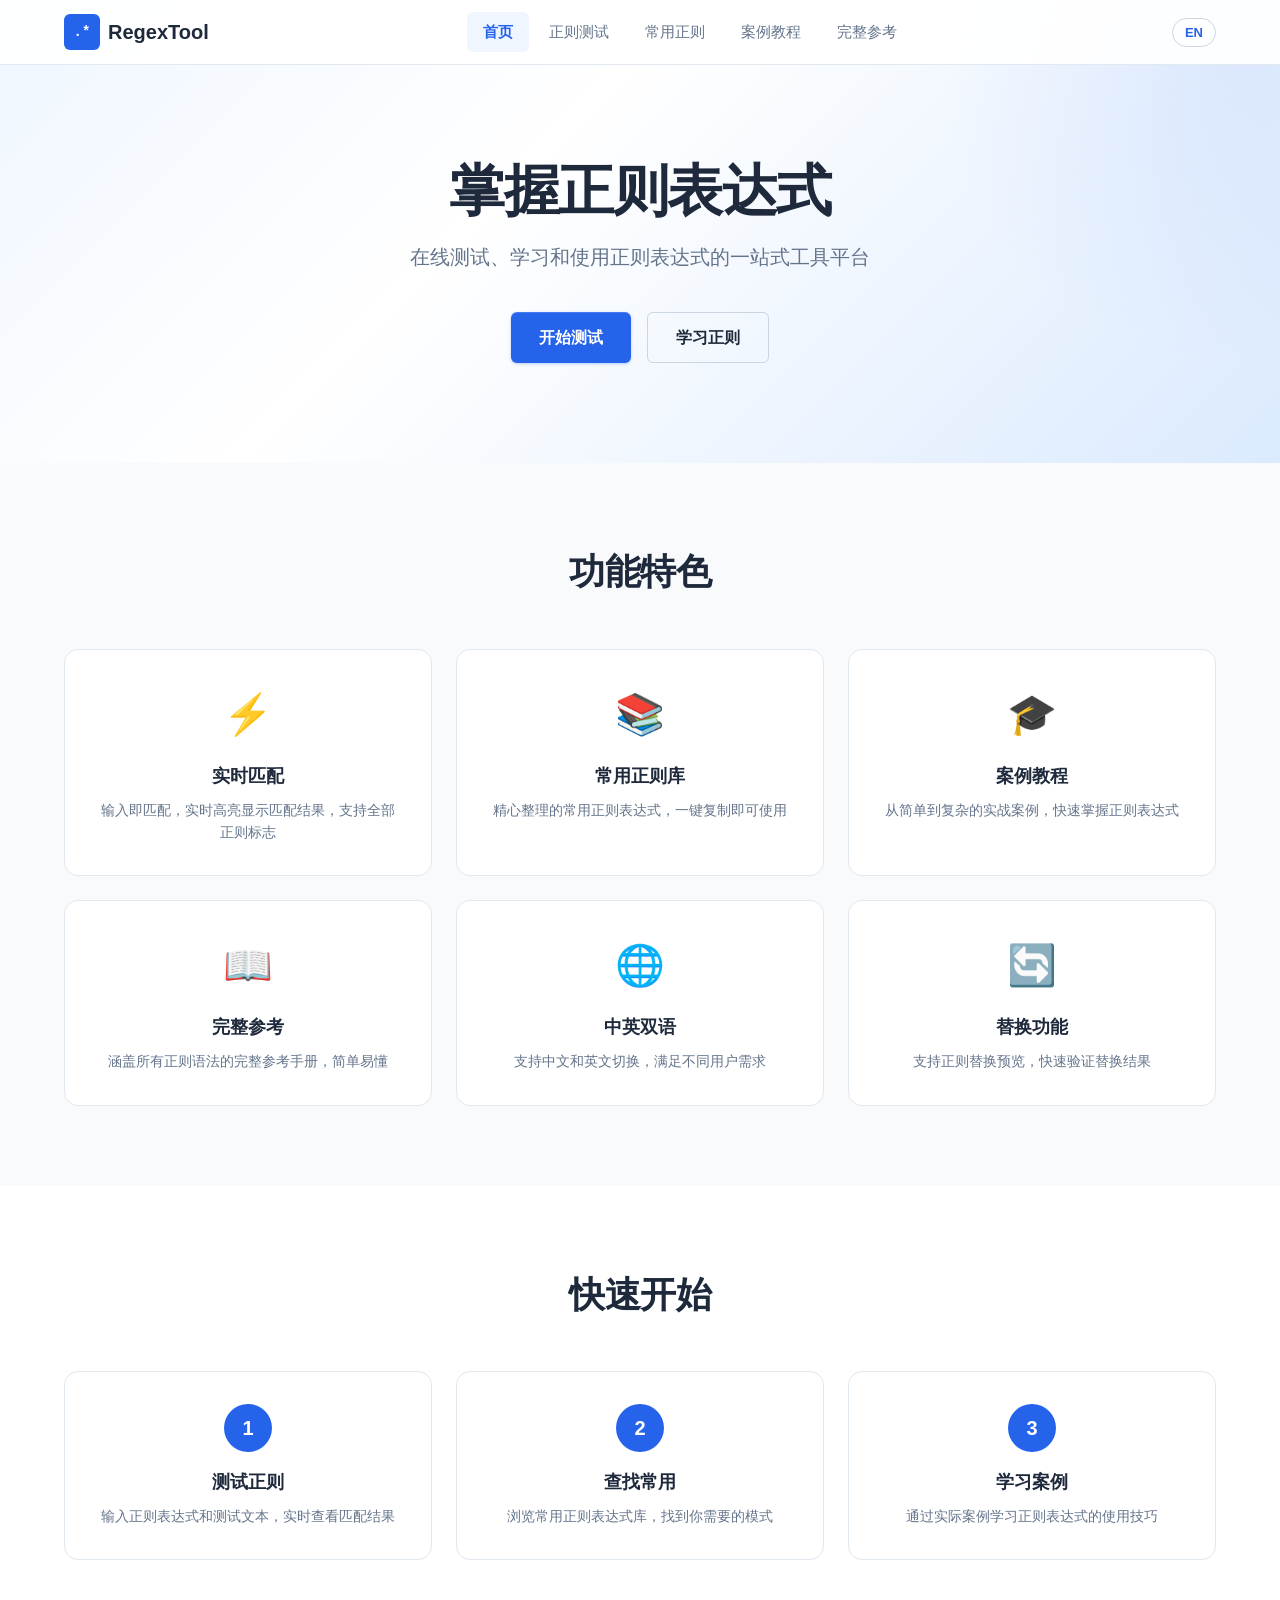
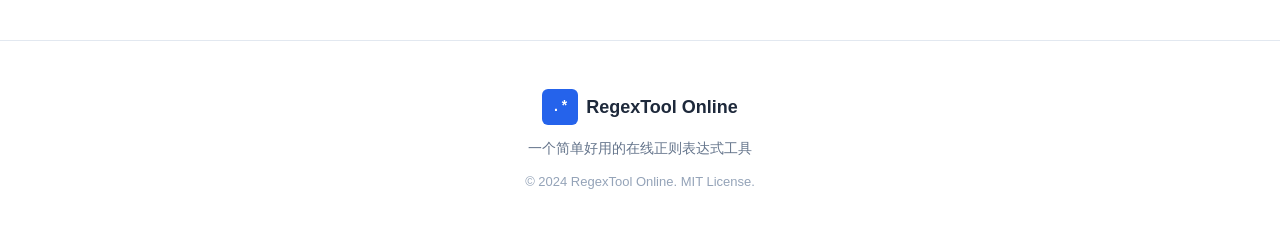
<file: index.html>
<!DOCTYPE html>
<html lang="zh-CN">
<head>
    <meta charset="UTF-8">
    <meta name="viewport" content="width=device-width, initial-scale=1.0">
    <title>RegexTool Online - 在线正则表达式工具</title>
    <meta name="description" content="在线正则表达式测试、学习和参考工具。提供实时匹配、常用正则表达式库和完整教程。">
    <link rel="stylesheet" href="css/style.css">
    <link rel="icon" href="data:image/svg+xml,<svg xmlns='http://www.w3.org/2000/svg' viewBox='0 0 100 100'><text y='.9em' font-size='90'>🔍</text></svg>">
</head>
<body>
    <!-- Navigation -->
    <nav class="navbar" id="navbar">
        <div class="nav-container">
            <a href="index.html" class="nav-logo">
                <span class="logo-icon">.*</span>
                <span class="logo-text">RegexTool</span>
            </a>
            <div class="nav-links" id="navLinks">
                <a href="index.html" class="nav-link active" data-i18n="nav.home">首页</a>
                <a href="pages/tester.html" class="nav-link" data-i18n="nav.tester">正则测试</a>
                <a href="pages/patterns.html" class="nav-link" data-i18n="nav.patterns">常用正则</a>
                <a href="pages/tutorial.html" class="nav-link" data-i18n="nav.tutorial">案例教程</a>
                <a href="pages/reference.html" class="nav-link" data-i18n="nav.reference">完整参考</a>
            </div>
            <div class="nav-actions">
                <button class="lang-toggle" id="langToggle" title="Switch Language">
                    <span id="langLabel">EN</span>
                </button>
                <button class="nav-hamburger" id="navHamburger" aria-label="Menu">
                    <span></span><span></span><span></span>
                </button>
            </div>
        </div>
    </nav>

    <!-- Hero Section -->
    <section class="hero">
        <div class="hero-bg"></div>
        <div class="container hero-content">
            <h1 class="hero-title" data-i18n="hero.title">掌握正则表达式</h1>
            <p class="hero-subtitle" data-i18n="hero.subtitle">在线测试、学习和使用正则表达式的一站式工具平台</p>
            <div class="hero-actions">
                <a href="pages/tester.html" class="btn btn-primary" data-i18n="hero.startTest">开始测试</a>
                <a href="pages/reference.html" class="btn btn-ghost" data-i18n="hero.learnMore">学习正则</a>
            </div>
        </div>
    </section>

    <!-- Features Section -->
    <section class="section features-section">
        <div class="container">
            <h2 class="section-title" data-i18n="features.title">功能特色</h2>
            <div class="features-grid">
                <div class="feature-card">
                    <div class="feature-icon">⚡</div>
                    <h3 class="feature-title" data-i18n="features.realtime.title">实时匹配</h3>
                    <p class="feature-desc" data-i18n="features.realtime.desc">输入即匹配，实时高亮显示匹配结果，支持全部正则标志</p>
                </div>
                <div class="feature-card">
                    <div class="feature-icon">📚</div>
                    <h3 class="feature-title" data-i18n="features.library.title">常用正则库</h3>
                    <p class="feature-desc" data-i18n="features.library.desc">精心整理的常用正则表达式，一键复制即可使用</p>
                </div>
                <div class="feature-card">
                    <div class="feature-icon">🎓</div>
                    <h3 class="feature-title" data-i18n="features.tutorial.title">案例教程</h3>
                    <p class="feature-desc" data-i18n="features.tutorial.desc">从简单到复杂的实战案例，快速掌握正则表达式</p>
                </div>
                <div class="feature-card">
                    <div class="feature-icon">📖</div>
                    <h3 class="feature-title" data-i18n="features.reference.title">完整参考</h3>
                    <p class="feature-desc" data-i18n="features.reference.desc">涵盖所有正则语法的完整参考手册，简单易懂</p>
                </div>
                <div class="feature-card">
                    <div class="feature-icon">🌐</div>
                    <h3 class="feature-title" data-i18n="features.i18n.title">中英双语</h3>
                    <p class="feature-desc" data-i18n="features.i18n.desc">支持中文和英文切换，满足不同用户需求</p>
                </div>
                <div class="feature-card">
                    <div class="feature-icon">🔄</div>
                    <h3 class="feature-title" data-i18n="features.replace.title">替换功能</h3>
                    <p class="feature-desc" data-i18n="features.replace.desc">支持正则替换预览，快速验证替换结果</p>
                </div>
            </div>
        </div>
    </section>

    <!-- Quick Start Section -->
    <section class="section quickstart-section">
        <div class="container">
            <h2 class="section-title" data-i18n="quickstart.title">快速开始</h2>
            <div class="quickstart-grid">
                <a href="pages/tester.html" class="quickstart-card">
                    <div class="quickstart-number">1</div>
                    <h3 data-i18n="quickstart.step1.title">测试正则</h3>
                    <p data-i18n="quickstart.step1.desc">输入正则表达式和测试文本，实时查看匹配结果</p>
                </a>
                <a href="pages/patterns.html" class="quickstart-card">
                    <div class="quickstart-number">2</div>
                    <h3 data-i18n="quickstart.step2.title">查找常用</h3>
                    <p data-i18n="quickstart.step2.desc">浏览常用正则表达式库，找到你需要的模式</p>
                </a>
                <a href="pages/tutorial.html" class="quickstart-card">
                    <div class="quickstart-number">3</div>
                    <h3 data-i18n="quickstart.step3.title">学习案例</h3>
                    <p data-i18n="quickstart.step3.desc">通过实际案例学习正则表达式的使用技巧</p>
                </a>
            </div>
        </div>
    </section>

    <!-- Footer -->
    <footer class="footer">
        <div class="container footer-content">
            <div class="footer-brand">
                <span class="logo-icon">.*</span>
                <span class="logo-text">RegexTool Online</span>
            </div>
            <p class="footer-text" data-i18n="footer.desc">一个简单好用的在线正则表达式工具</p>
            <p class="footer-copyright">© 2024 RegexTool Online. MIT License.</p>
        </div>
    </footer>

    <script src="js/i18n.js"></script>
    <script src="js/app.js"></script>
</body>
</html>
</file>
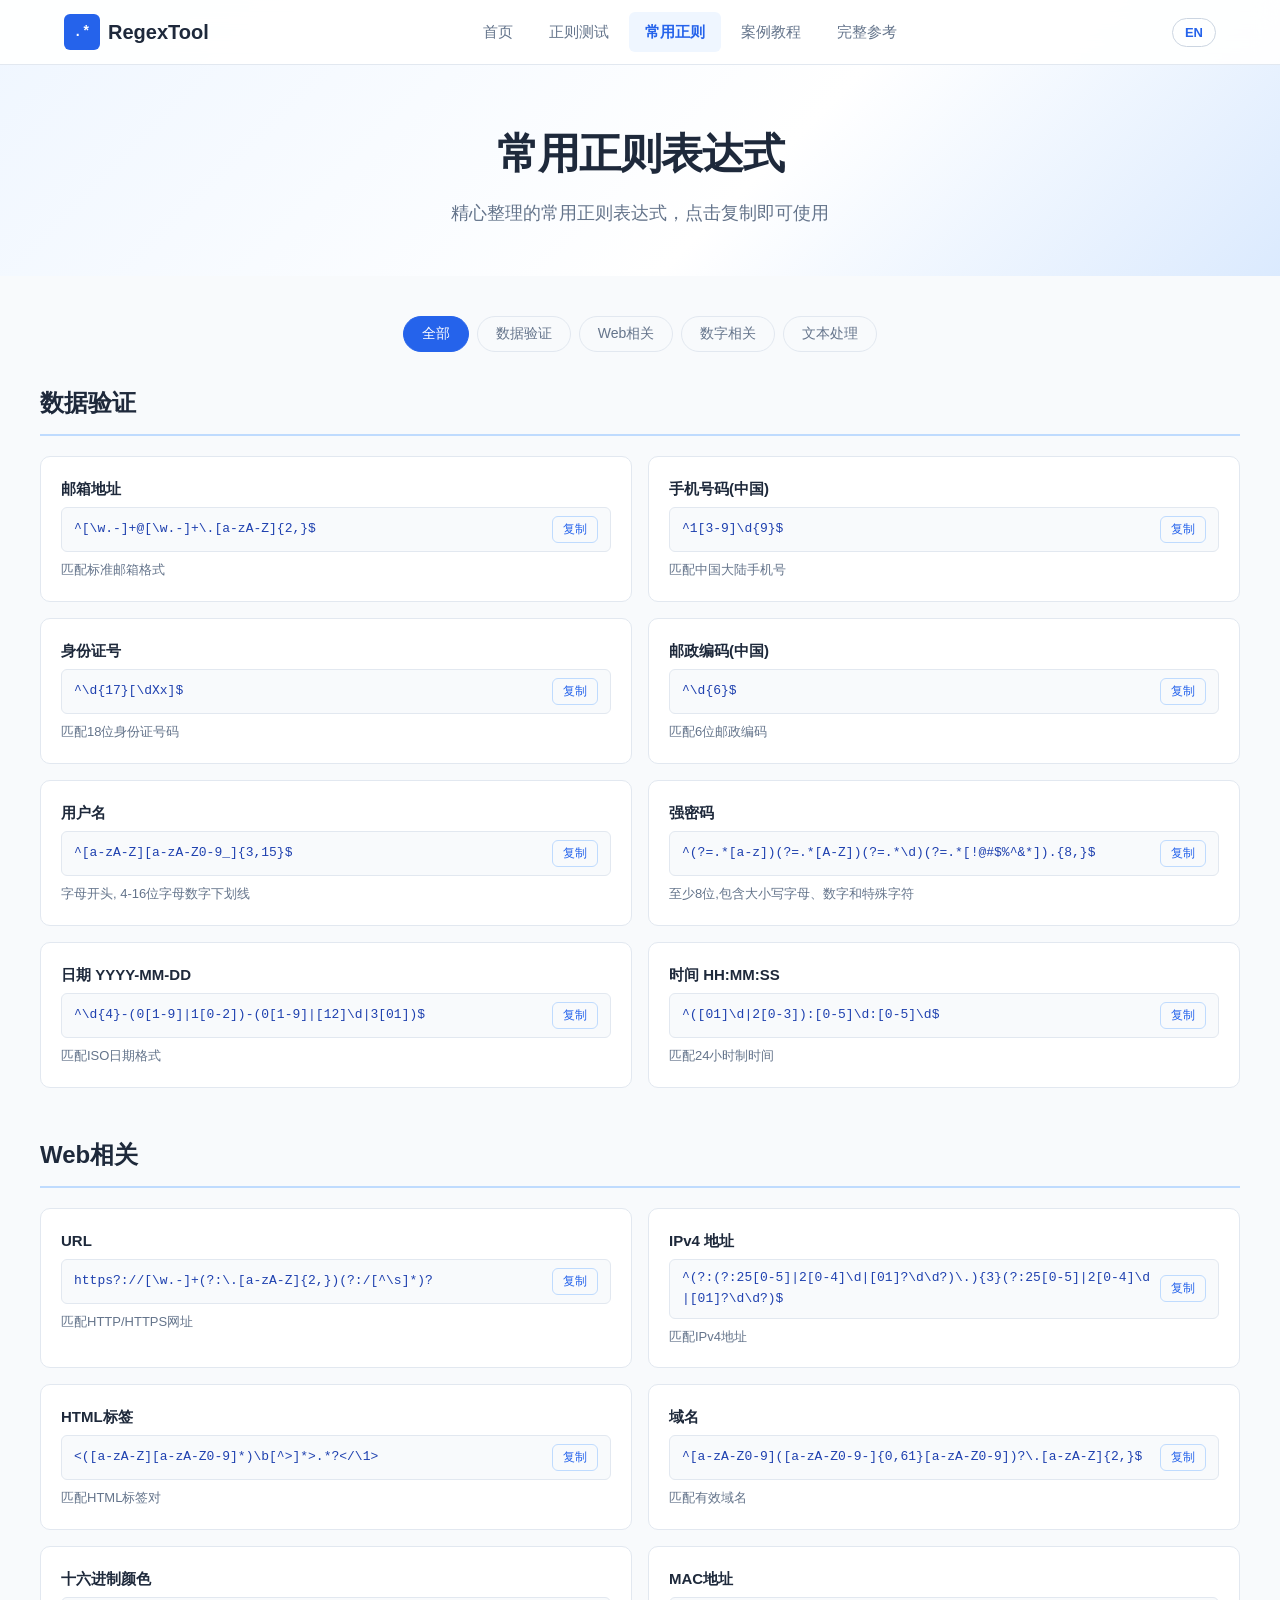
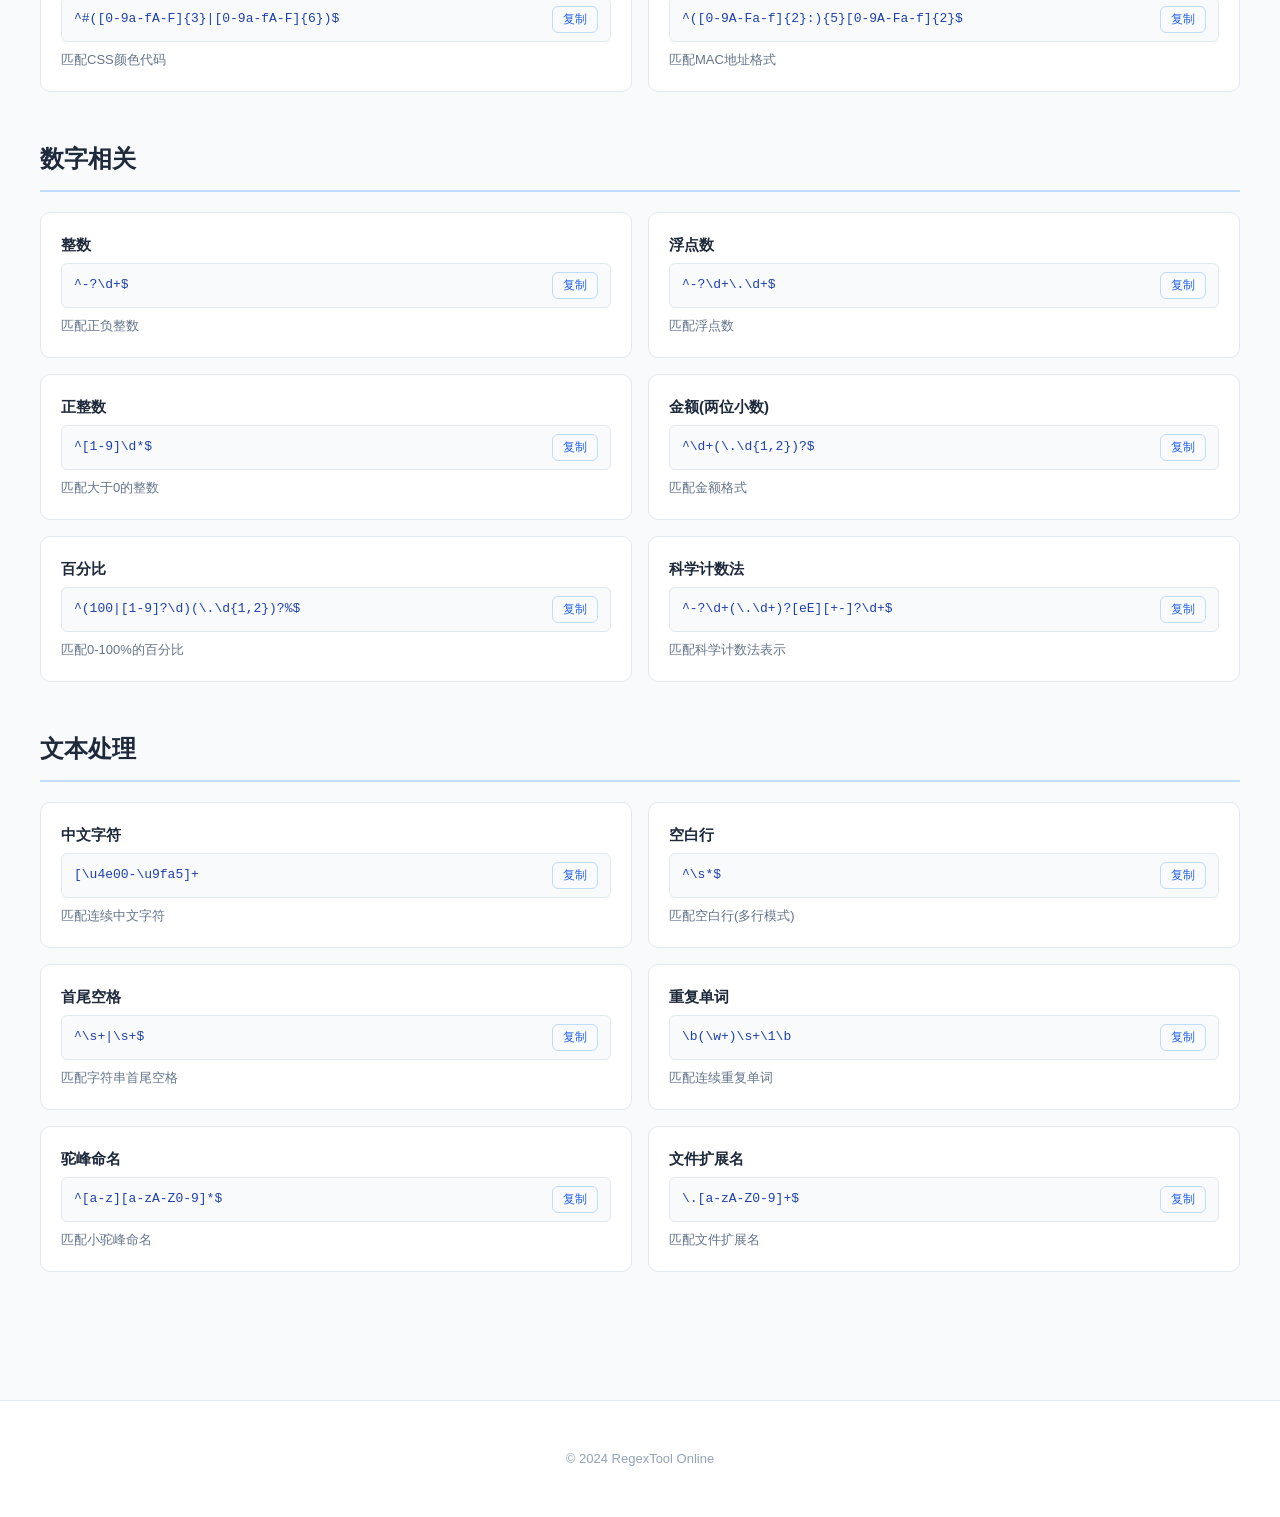
<file: pages/patterns.html>
<!DOCTYPE html>
<html lang="zh-CN">
<head>
    <meta charset="UTF-8">
    <meta name="viewport" content="width=device-width, initial-scale=1.0">
    <title>常用正则 - RegexTool Online</title>
    <link rel="stylesheet" href="../css/style.css">
    <link rel="icon" href="data:image/svg+xml,<svg xmlns='http://www.w3.org/2000/svg' viewBox='0 0 100 100'><text y='.9em' font-size='90'>🔍</text></svg>">
</head>
<body>
    <nav class="navbar">
        <div class="nav-container">
            <a href="../index.html" class="nav-logo">
                <span class="logo-icon">.*</span>
                <span class="logo-text">RegexTool</span>
            </a>
            <div class="nav-links" id="navLinks">
                <a href="../index.html" class="nav-link" data-i18n="nav.home">首页</a>
                <a href="tester.html" class="nav-link" data-i18n="nav.tester">正则测试</a>
                <a href="patterns.html" class="nav-link active" data-i18n="nav.patterns">常用正则</a>
                <a href="tutorial.html" class="nav-link" data-i18n="nav.tutorial">案例教程</a>
                <a href="reference.html" class="nav-link" data-i18n="nav.reference">完整参考</a>
            </div>
            <div class="nav-actions">
                <button class="lang-toggle" id="langToggle"><span id="langLabel">EN</span></button>
                <button class="nav-hamburger" id="navHamburger"><span></span><span></span><span></span></button>
            </div>
        </div>
    </nav>

    <div class="page-header">
        <div class="container">
            <h1 class="page-title" data-i18n="patterns.title">常用正则表达式</h1>
            <p class="page-subtitle" data-i18n="patterns.subtitle">精心整理的常用正则表达式，点击复制即可使用</p>
        </div>
    </div>

    <div class="container patterns-container">
        <div class="filter-tabs" id="filterTabs"></div>
        <div id="patternsContent"></div>
    </div>

    <footer class="footer">
        <div class="container footer-content">
            <p class="footer-copyright">© 2024 RegexTool Online</p>
        </div>
    </footer>

    <script src="../js/i18n.js"></script>
    <script src="../js/app.js"></script>
    <script src="../js/patterns.js"></script>
</body>
</html>
</file>
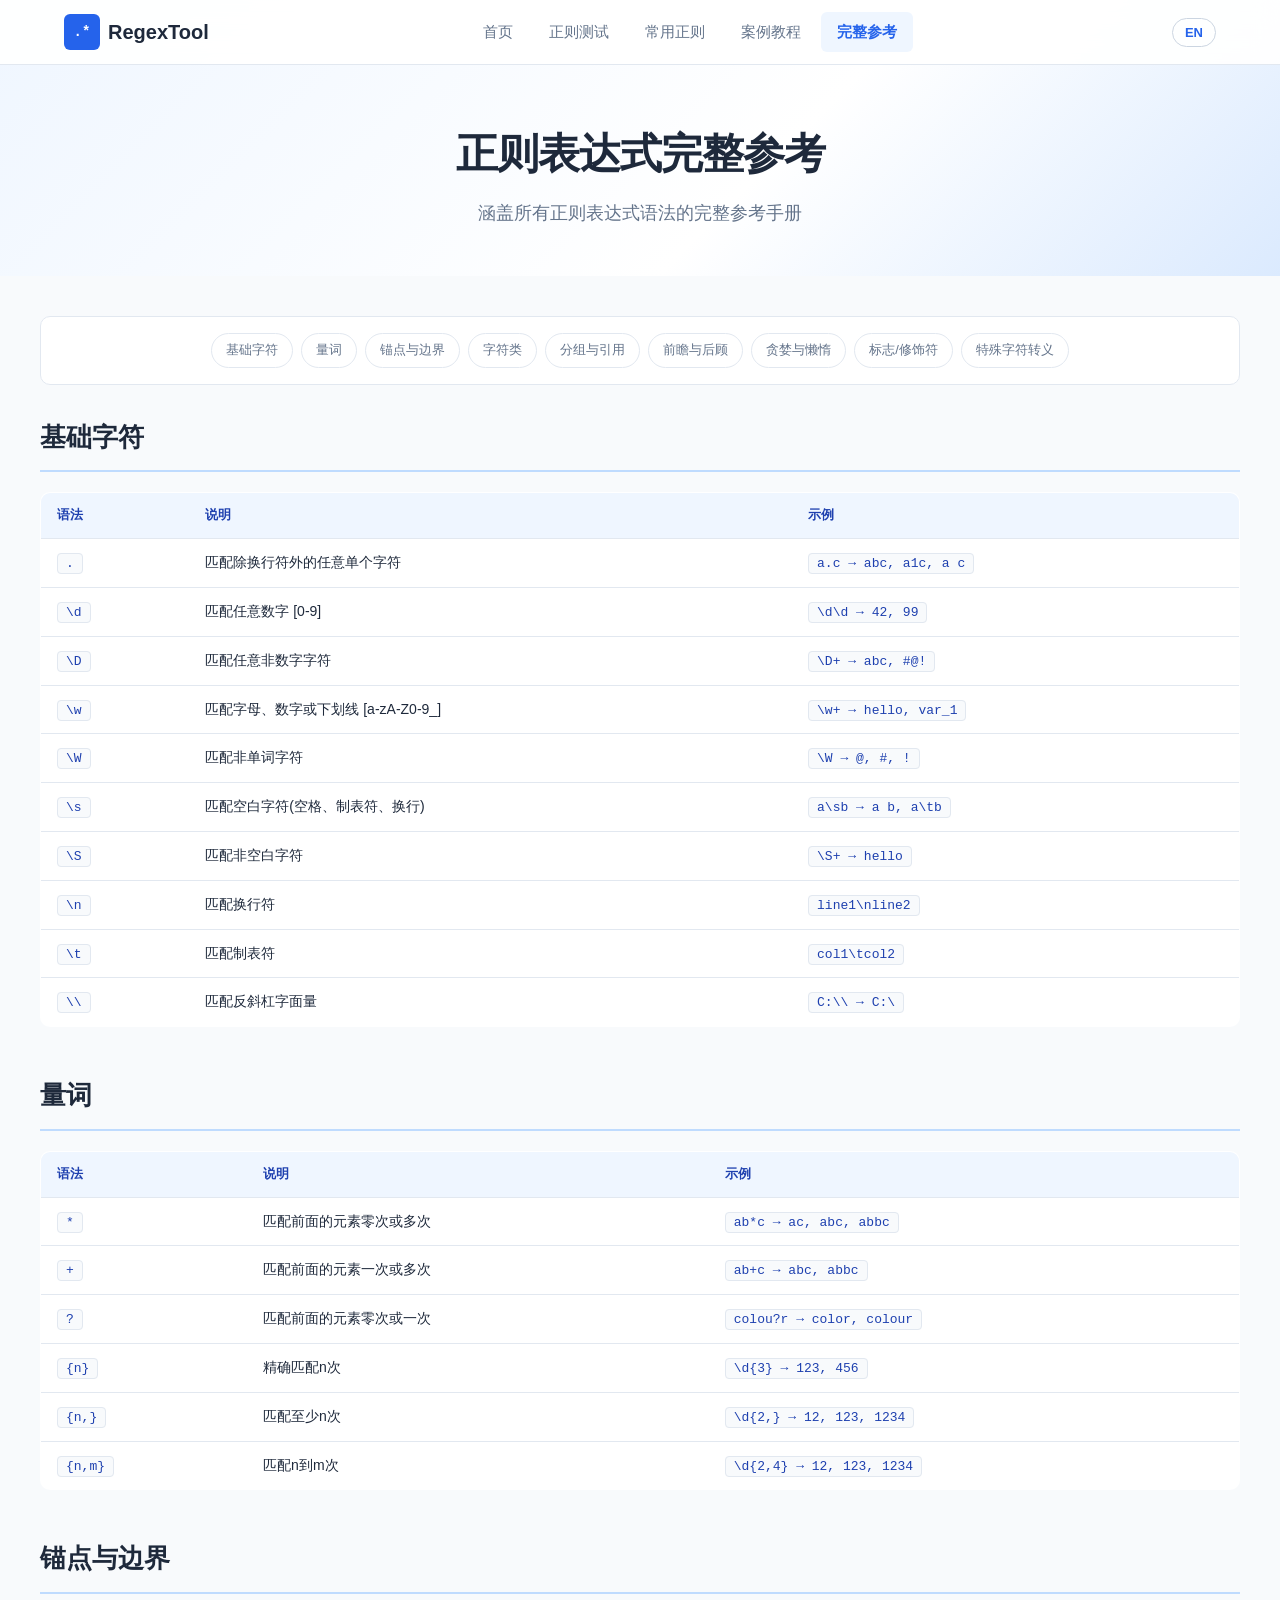
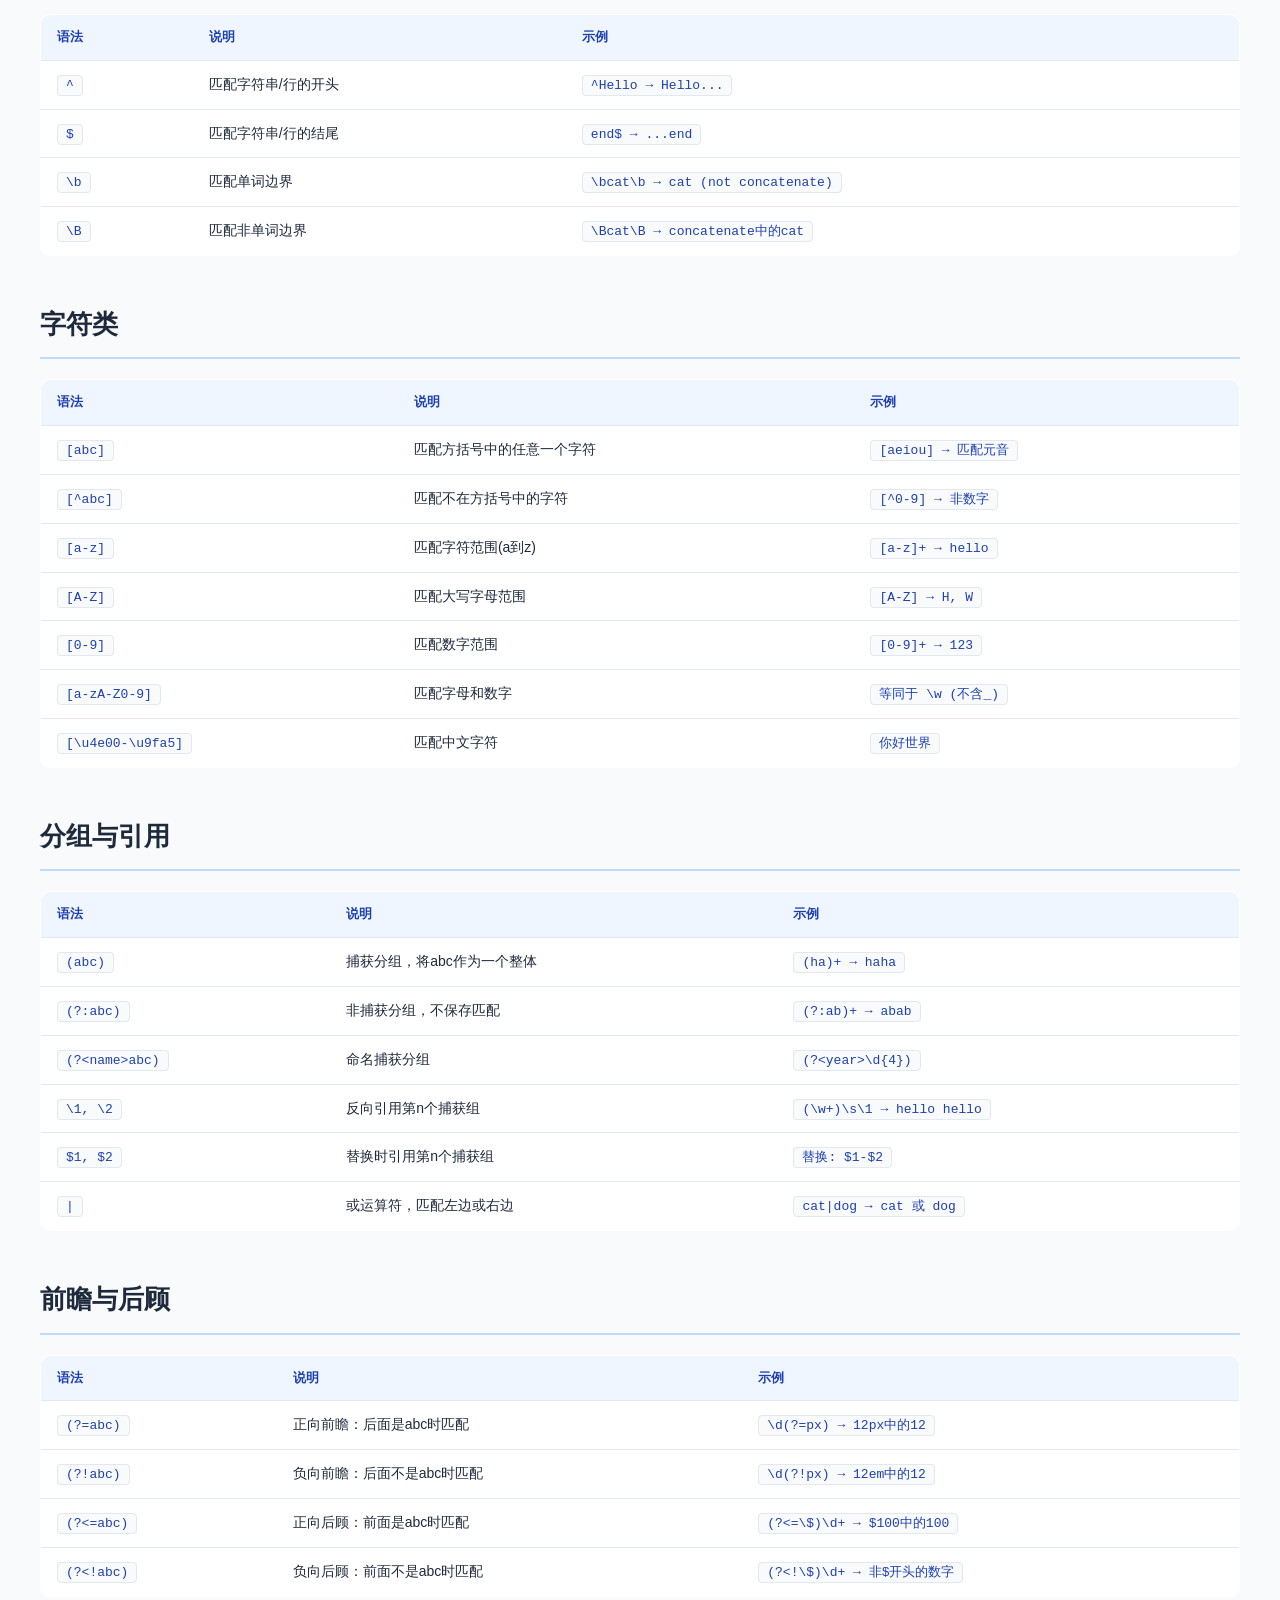
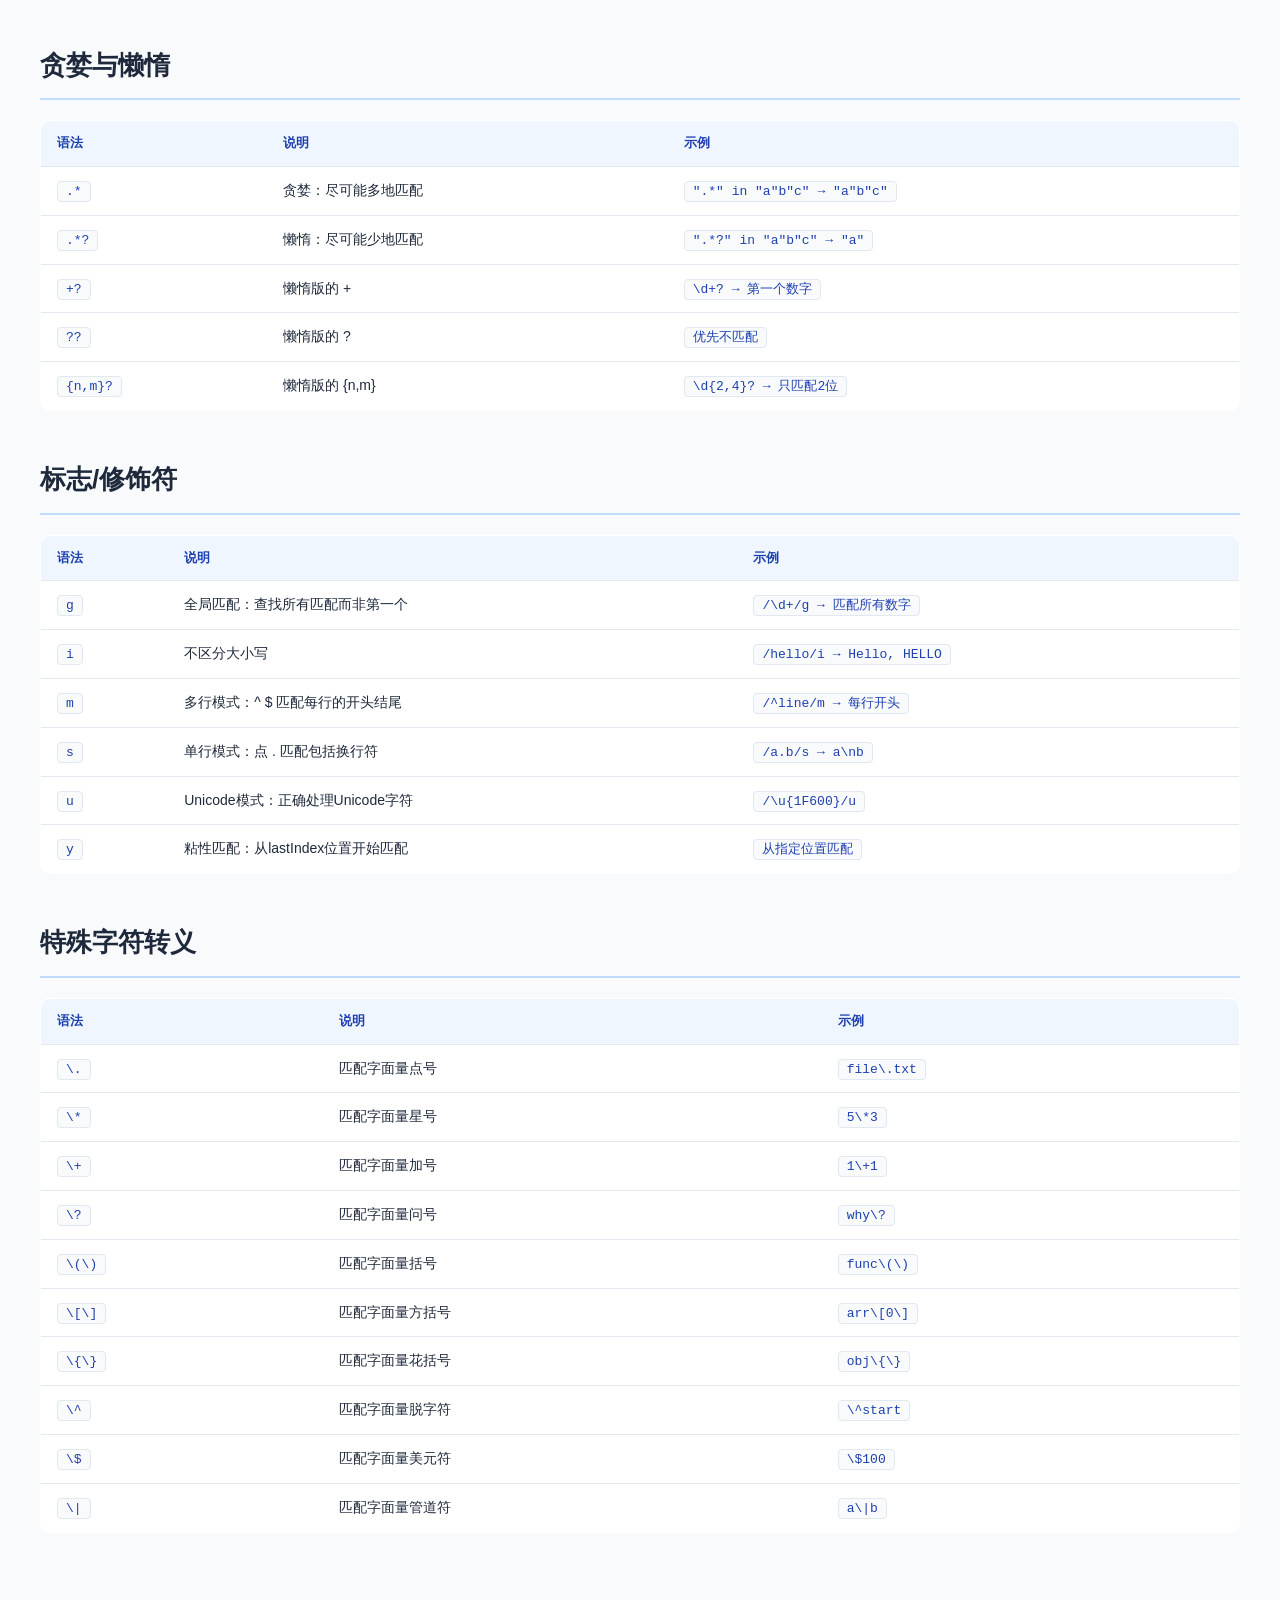
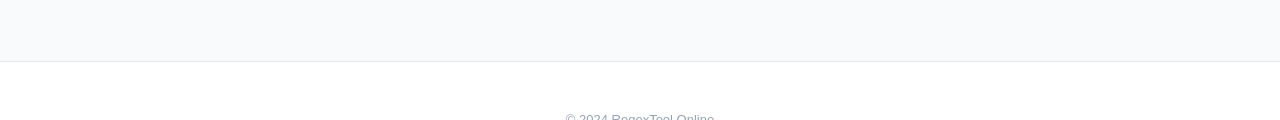
<file: pages/reference.html>
<!DOCTYPE html>
<html lang="zh-CN">
<head>
    <meta charset="UTF-8">
    <meta name="viewport" content="width=device-width, initial-scale=1.0">
    <title>完整参考 - RegexTool Online</title>
    <link rel="stylesheet" href="../css/style.css">
    <link rel="icon" href="data:image/svg+xml,<svg xmlns='http://www.w3.org/2000/svg' viewBox='0 0 100 100'><text y='.9em' font-size='90'>🔍</text></svg>">
</head>
<body>
    <nav class="navbar">
        <div class="nav-container">
            <a href="../index.html" class="nav-logo">
                <span class="logo-icon">.*</span>
                <span class="logo-text">RegexTool</span>
            </a>
            <div class="nav-links" id="navLinks">
                <a href="../index.html" class="nav-link" data-i18n="nav.home">首页</a>
                <a href="tester.html" class="nav-link" data-i18n="nav.tester">正则测试</a>
                <a href="patterns.html" class="nav-link" data-i18n="nav.patterns">常用正则</a>
                <a href="tutorial.html" class="nav-link" data-i18n="nav.tutorial">案例教程</a>
                <a href="reference.html" class="nav-link active" data-i18n="nav.reference">完整参考</a>
            </div>
            <div class="nav-actions">
                <button class="lang-toggle" id="langToggle"><span id="langLabel">EN</span></button>
                <button class="nav-hamburger" id="navHamburger"><span></span><span></span><span></span></button>
            </div>
        </div>
    </nav>

    <div class="page-header">
        <div class="container">
            <h1 class="page-title" data-i18n="reference.title">正则表达式完整参考</h1>
            <p class="page-subtitle" data-i18n="reference.subtitle">涵盖所有正则表达式语法的完整参考手册</p>
        </div>
    </div>

    <div class="container reference-container">
        <nav class="ref-nav" id="refNav"></nav>
        <div id="referenceContent"></div>
    </div>

    <button class="scroll-top" id="scrollTop">↑</button>

    <footer class="footer">
        <div class="container footer-content">
            <p class="footer-copyright">© 2024 RegexTool Online</p>
        </div>
    </footer>

    <script src="../js/i18n.js"></script>
    <script src="../js/app.js"></script>
    <script src="../js/reference.js"></script>
</body>
</html>
</file>
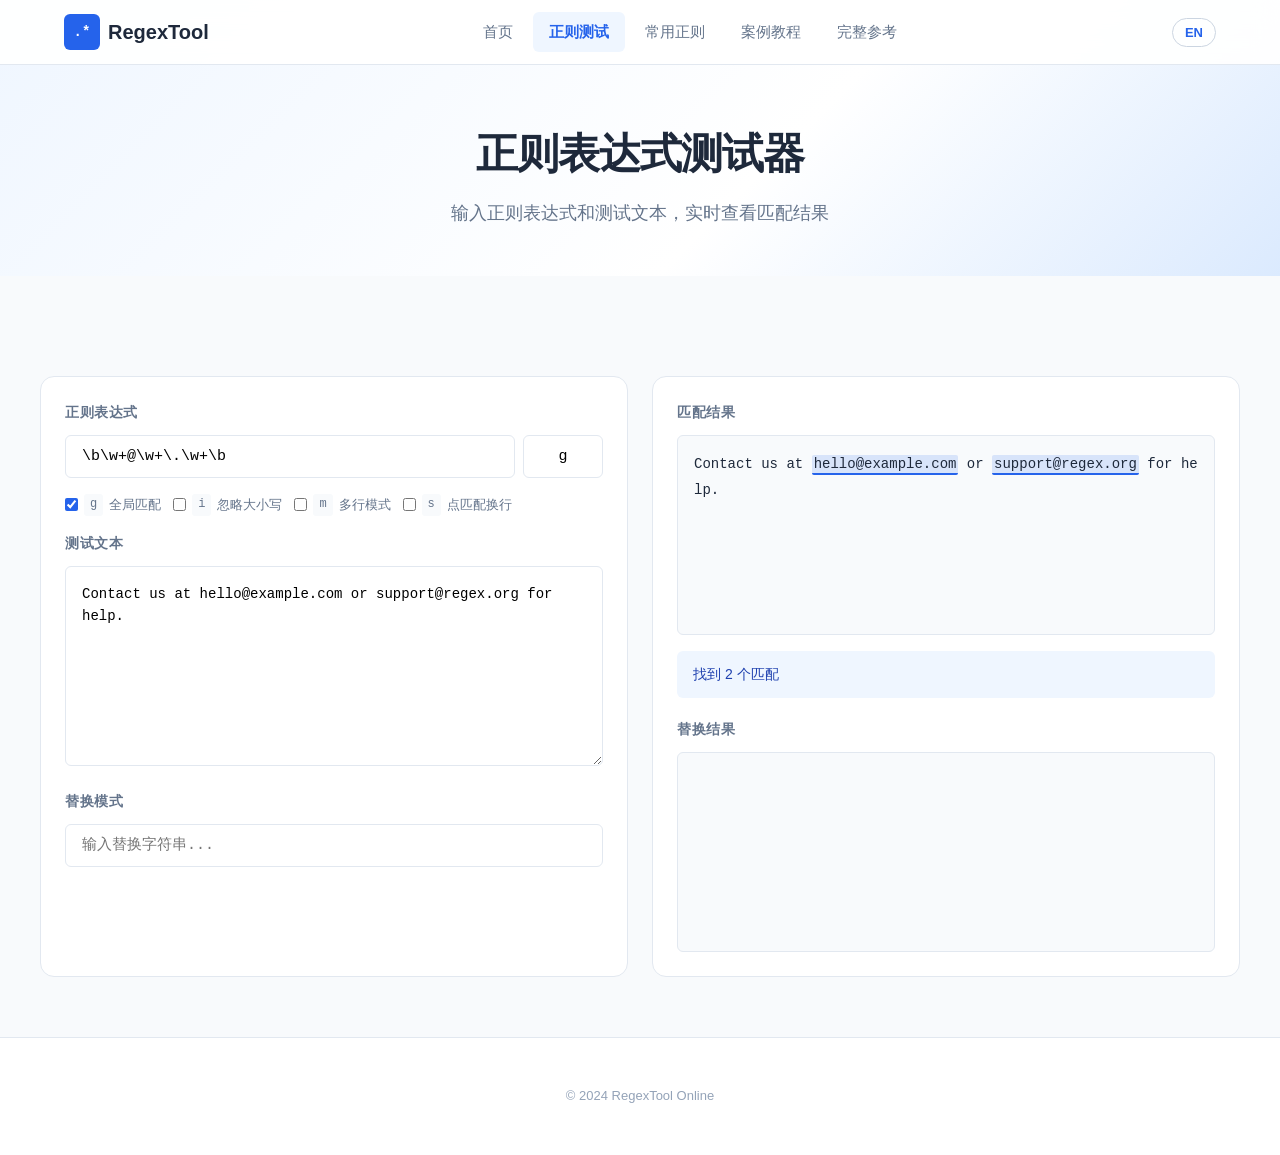
<file: pages/tester.html>
<!DOCTYPE html>
<html lang="zh-CN">
<head>
    <meta charset="UTF-8">
    <meta name="viewport" content="width=device-width, initial-scale=1.0">
    <title>正则测试 - RegexTool Online</title>
    <link rel="stylesheet" href="../css/style.css">
    <link rel="icon" href="data:image/svg+xml,<svg xmlns='http://www.w3.org/2000/svg' viewBox='0 0 100 100'><text y='.9em' font-size='90'>🔍</text></svg>">
</head>
<body>
    <nav class="navbar">
        <div class="nav-container">
            <a href="../index.html" class="nav-logo">
                <span class="logo-icon">.*</span>
                <span class="logo-text">RegexTool</span>
            </a>
            <div class="nav-links" id="navLinks">
                <a href="../index.html" class="nav-link" data-i18n="nav.home">首页</a>
                <a href="tester.html" class="nav-link active" data-i18n="nav.tester">正则测试</a>
                <a href="patterns.html" class="nav-link" data-i18n="nav.patterns">常用正则</a>
                <a href="tutorial.html" class="nav-link" data-i18n="nav.tutorial">案例教程</a>
                <a href="reference.html" class="nav-link" data-i18n="nav.reference">完整参考</a>
            </div>
            <div class="nav-actions">
                <button class="lang-toggle" id="langToggle"><span id="langLabel">EN</span></button>
                <button class="nav-hamburger" id="navHamburger"><span></span><span></span><span></span></button>
            </div>
        </div>
    </nav>

    <div class="page-header">
        <div class="container">
            <h1 class="page-title" data-i18n="tester.title">正则表达式测试器</h1>
            <p class="page-subtitle" data-i18n="tester.subtitle">输入正则表达式和测试文本，实时查看匹配结果</p>
        </div>
    </div>

    <div class="container tester-container">
        <div class="tester-layout">
            <div class="tester-panel">
                <div class="panel-title" data-i18n="tester.pattern">正则表达式</div>
                <div class="regex-input-row">
                    <input type="text" class="regex-input" id="regexInput" placeholder="输入正则表达式..." data-i18n="tester.patternPlaceholder">
                    <input type="text" class="flags-input" id="flagsInput" value="g" placeholder="flags">
                </div>
                <div class="flags-row">
                    <label class="flag-check"><input type="checkbox" id="flagG" checked><code>g</code> <span data-i18n="tester.flagG">全局匹配</span></label>
                    <label class="flag-check"><input type="checkbox" id="flagI"><code>i</code> <span data-i18n="tester.flagI">忽略大小写</span></label>
                    <label class="flag-check"><input type="checkbox" id="flagM"><code>m</code> <span data-i18n="tester.flagM">多行模式</span></label>
                    <label class="flag-check"><input type="checkbox" id="flagS"><code>s</code> <span data-i18n="tester.flagS">点匹配换行</span></label>
                </div>
                <div class="panel-title" data-i18n="tester.testText">测试文本</div>
                <textarea class="test-textarea" id="testText" placeholder="输入要测试的文本..." data-i18n="tester.testPlaceholder"></textarea>
                <div class="panel-title" style="margin-top:16px" data-i18n="tester.replace">替换模式</div>
                <input type="text" class="replace-input" id="replaceInput" placeholder="输入替换字符串..." data-i18n="tester.replacePlaceholder">
            </div>
            <div class="tester-panel">
                <div class="panel-title" data-i18n="tester.result">匹配结果</div>
                <div class="result-area" id="matchResult"></div>
                <div class="match-info" id="matchInfo" style="display:none"></div>
                <div class="error-msg" id="errorMsg" style="display:none"></div>
                <div class="panel-title" style="margin-top:20px" data-i18n="tester.replaceResult">替换结果</div>
                <div class="result-area" id="replaceResult"></div>
            </div>
        </div>
    </div>

    <footer class="footer">
        <div class="container footer-content">
            <p class="footer-copyright">© 2024 RegexTool Online</p>
        </div>
    </footer>

    <script src="../js/i18n.js"></script>
    <script src="../js/app.js"></script>
    <script src="../js/tester.js"></script>
</body>
</html>
</file>
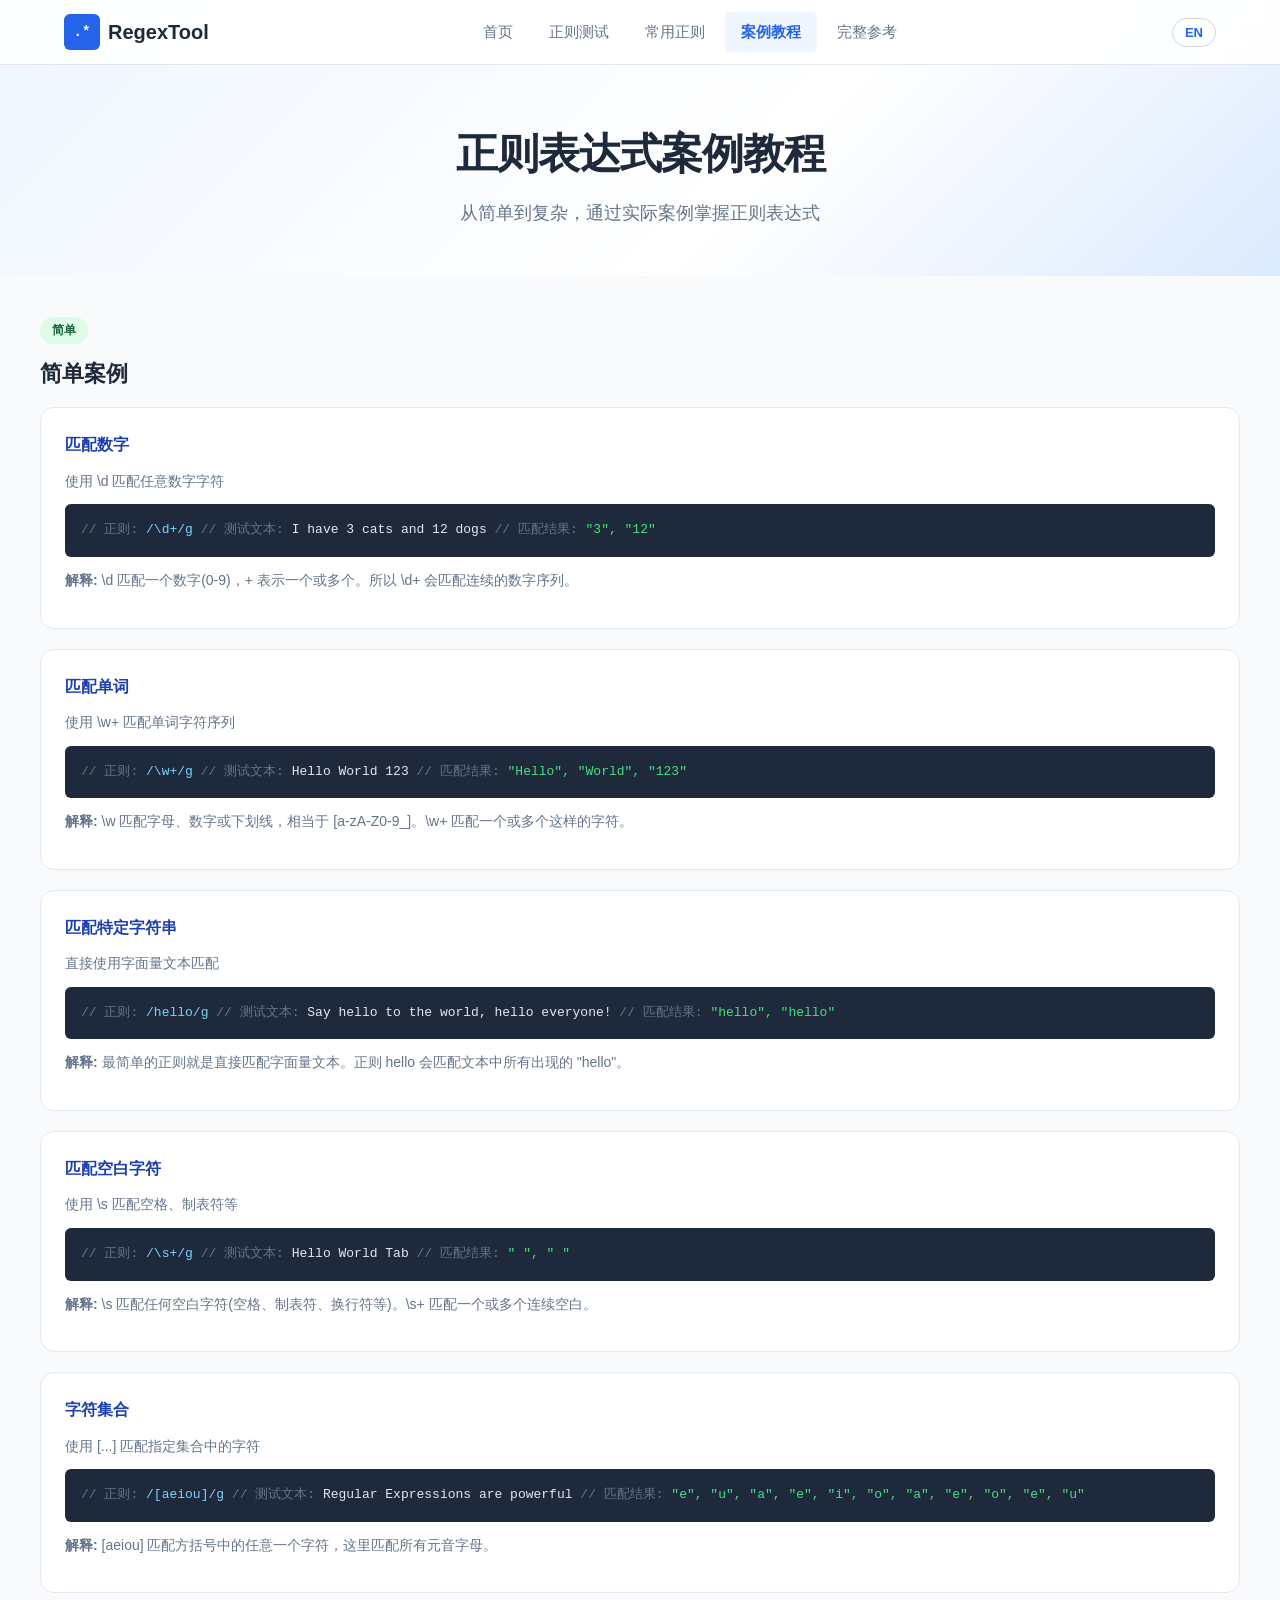
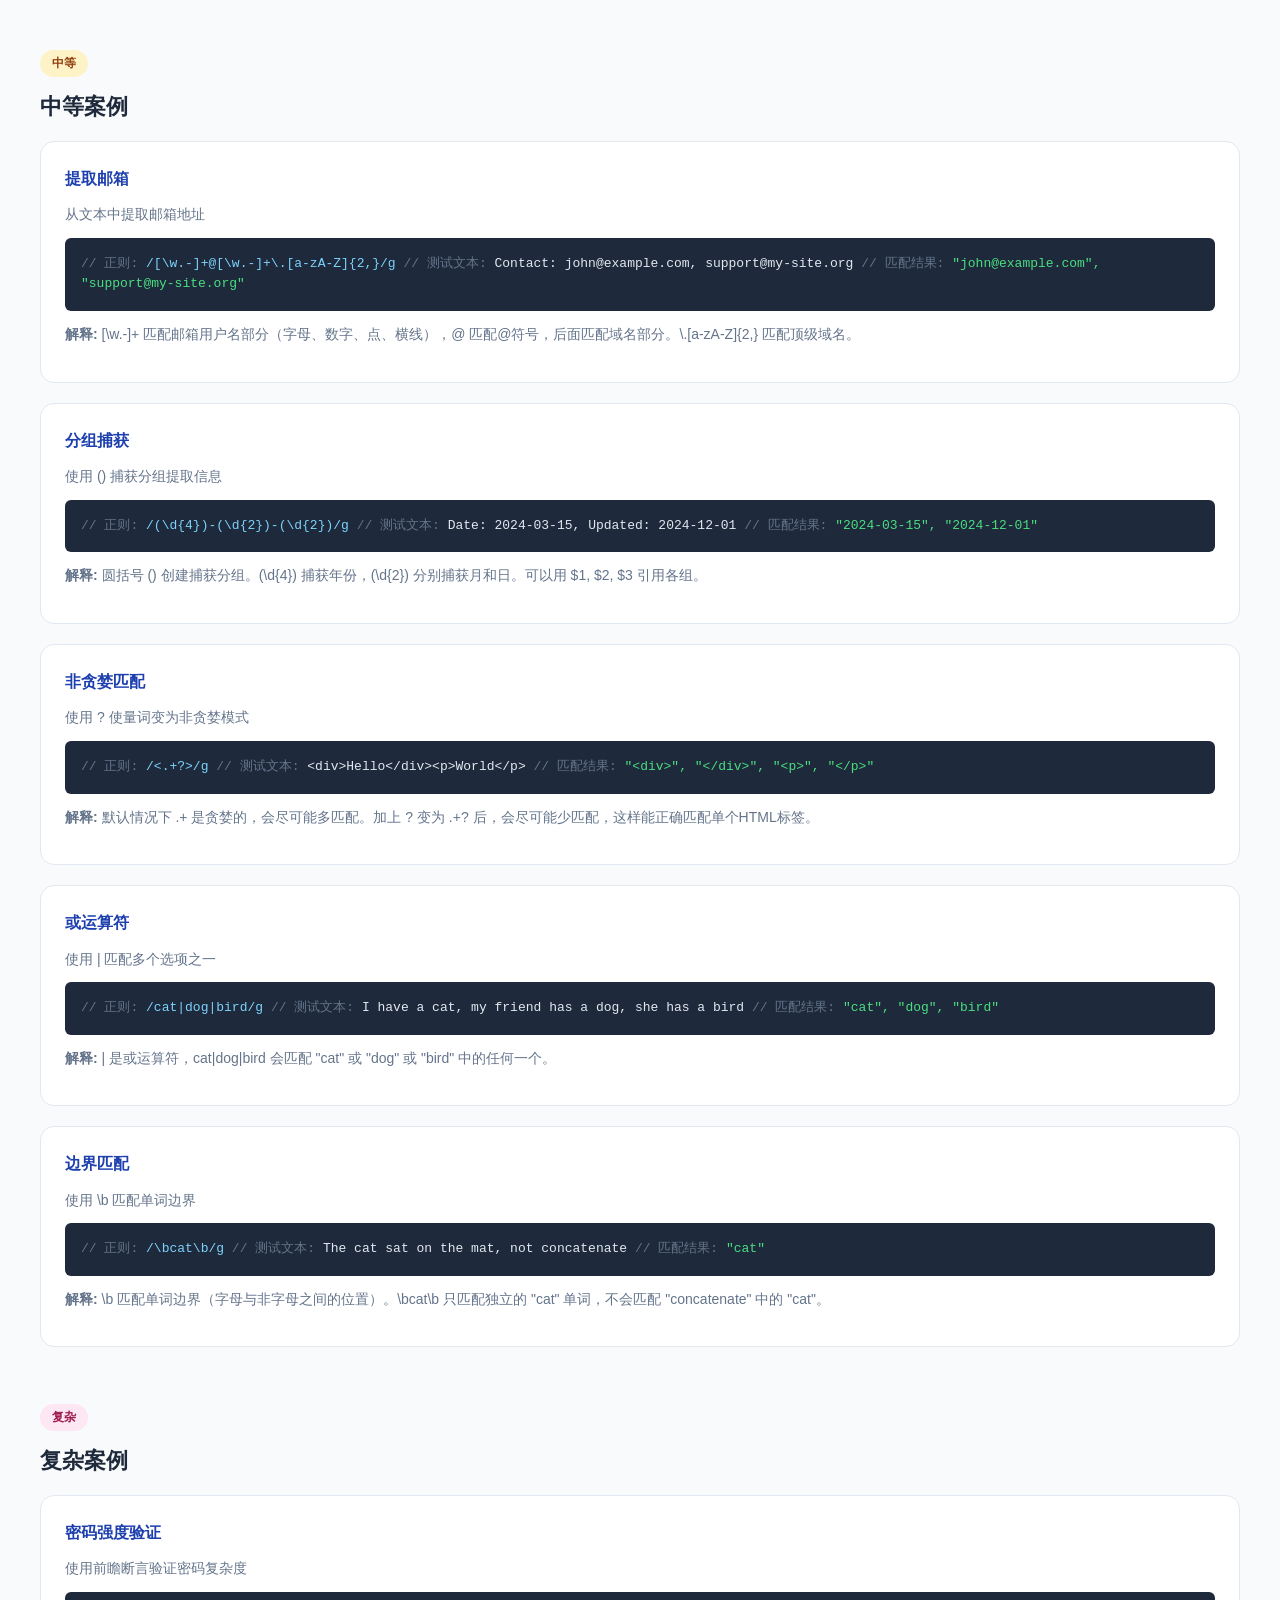
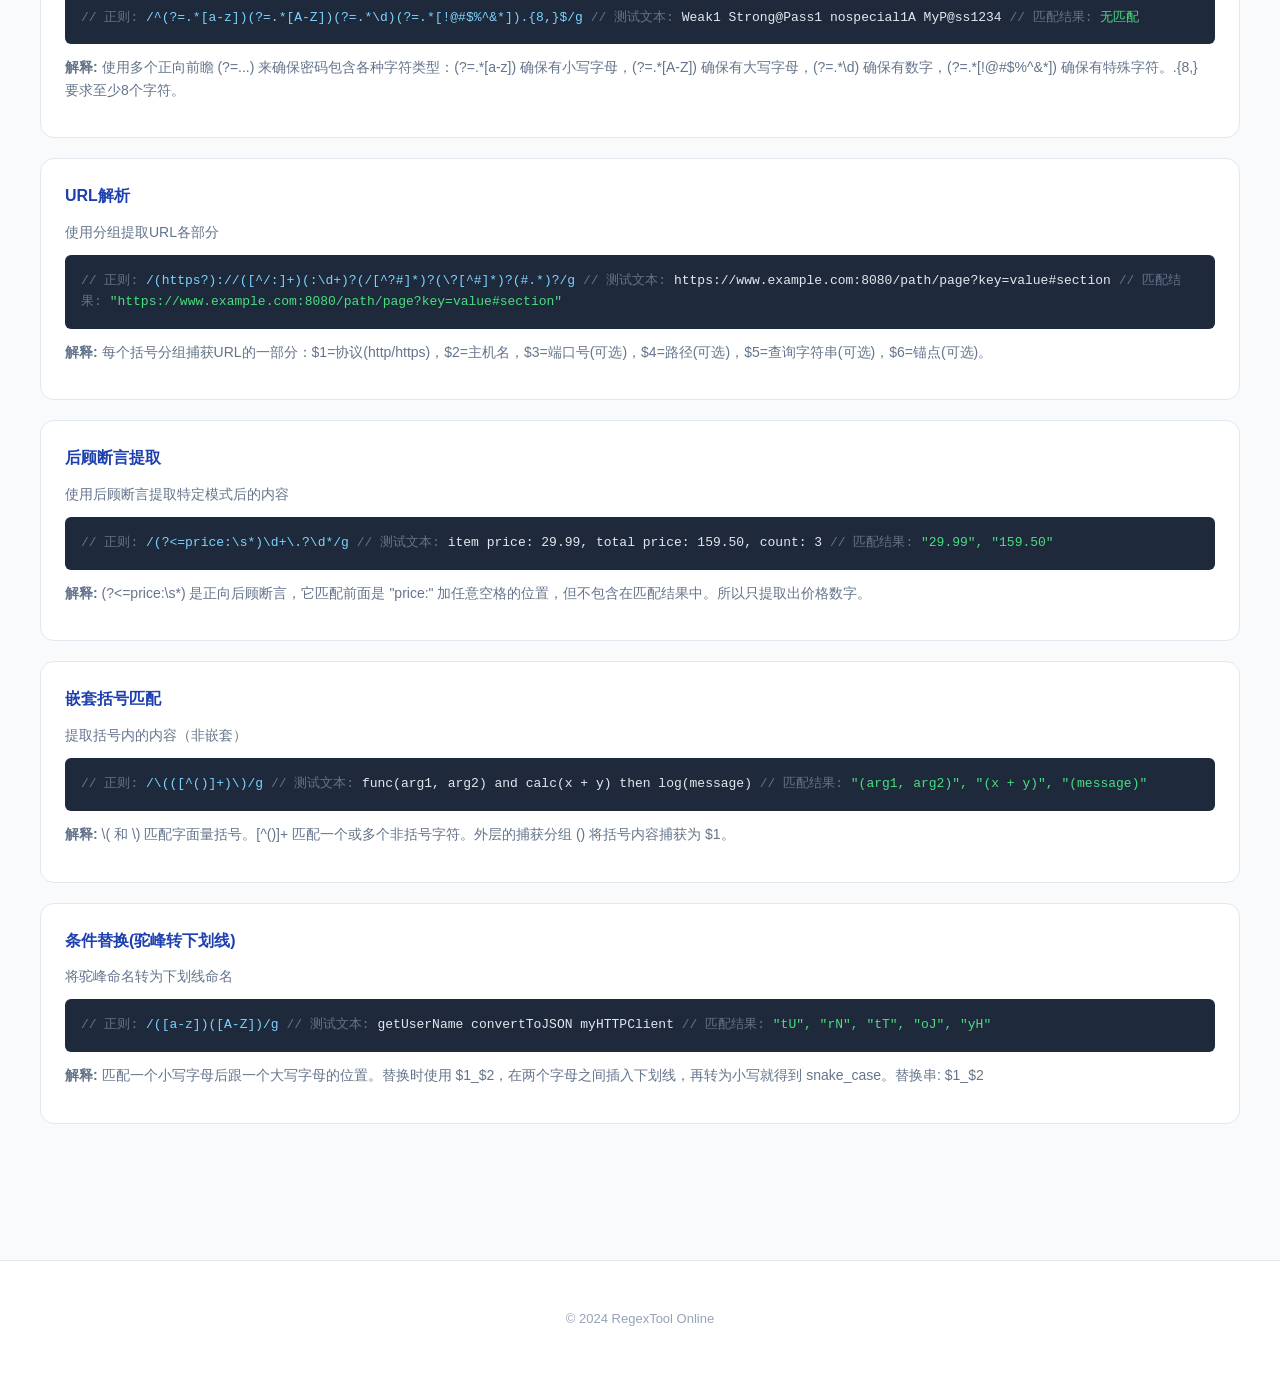
<file: pages/tutorial.html>
<!DOCTYPE html>
<html lang="zh-CN">
<head>
    <meta charset="UTF-8">
    <meta name="viewport" content="width=device-width, initial-scale=1.0">
    <title>案例教程 - RegexTool Online</title>
    <link rel="stylesheet" href="../css/style.css">
    <link rel="icon" href="data:image/svg+xml,<svg xmlns='http://www.w3.org/2000/svg' viewBox='0 0 100 100'><text y='.9em' font-size='90'>🔍</text></svg>">
</head>
<body>
    <nav class="navbar">
        <div class="nav-container">
            <a href="../index.html" class="nav-logo">
                <span class="logo-icon">.*</span>
                <span class="logo-text">RegexTool</span>
            </a>
            <div class="nav-links" id="navLinks">
                <a href="../index.html" class="nav-link" data-i18n="nav.home">首页</a>
                <a href="tester.html" class="nav-link" data-i18n="nav.tester">正则测试</a>
                <a href="patterns.html" class="nav-link" data-i18n="nav.patterns">常用正则</a>
                <a href="tutorial.html" class="nav-link active" data-i18n="nav.tutorial">案例教程</a>
                <a href="reference.html" class="nav-link" data-i18n="nav.reference">完整参考</a>
            </div>
            <div class="nav-actions">
                <button class="lang-toggle" id="langToggle"><span id="langLabel">EN</span></button>
                <button class="nav-hamburger" id="navHamburger"><span></span><span></span><span></span></button>
            </div>
        </div>
    </nav>

    <div class="page-header">
        <div class="container">
            <h1 class="page-title" data-i18n="tutorial.title">正则表达式案例教程</h1>
            <p class="page-subtitle" data-i18n="tutorial.subtitle">从简单到复杂，通过实际案例掌握正则表达式</p>
        </div>
    </div>

    <div class="container tutorial-container" id="tutorialContent"></div>

    <footer class="footer">
        <div class="container footer-content">
            <p class="footer-copyright">© 2024 RegexTool Online</p>
        </div>
    </footer>

    <script src="../js/i18n.js"></script>
    <script src="../js/app.js"></script>
    <script src="../js/tutorial.js"></script>
</body>
</html>
</file>
<file: css/style.css>
/* ===== CSS Variables & Design System ===== */
:root {
    --color-primary: #2563eb;
    --color-primary-dark: #1d4ed8;
    --color-primary-light: #3b82f6;
    --color-primary-50: #eff6ff;
    --color-primary-100: #dbeafe;
    --color-primary-200: #bfdbfe;
    --color-primary-600: #2563eb;
    --color-primary-700: #1d4ed8;
    --color-primary-800: #1e40af;
    --color-primary-900: #1e3a8a;
    --color-white: #ffffff;
    --color-bg: #f8fafc;
    --color-surface: #ffffff;
    --color-text: #1e293b;
    --color-text-secondary: #64748b;
    --color-text-muted: #94a3b8;
    --color-border: #e2e8f0;
    --color-border-strong: #cbd5e1;
    --color-success: #10b981;
    --color-warning: #f59e0b;
    --color-error: #ef4444;
    --font-family: -apple-system, BlinkMacSystemFont, 'Segoe UI', 'Inter', sans-serif;
    --font-mono: 'SF Mono', 'Fira Code', 'Consolas', monospace;
    --radius-sm: 6px;
    --radius-md: 10px;
    --radius-lg: 14px;
    --radius-xl: 20px;
    --radius-full: 9999px;
    --shadow-sm: 0 1px 2px rgba(0,0,0,0.05);
    --shadow-md: 0 4px 6px -1px rgba(0,0,0,0.07), 0 2px 4px -2px rgba(0,0,0,0.05);
    --shadow-lg: 0 10px 15px -3px rgba(0,0,0,0.08), 0 4px 6px -4px rgba(0,0,0,0.04);
    --shadow-xl: 0 20px 25px -5px rgba(0,0,0,0.08), 0 8px 10px -6px rgba(0,0,0,0.04);
    --transition: all 0.2s ease;
}


/* ===== Reset & Base ===== */
*, *::before, *::after { box-sizing: border-box; margin: 0; padding: 0; }
html { scroll-behavior: smooth; }
body {
    font-family: var(--font-family);
    font-size: 16px;
    line-height: 1.6;
    color: var(--color-text);
    background: var(--color-bg);
    -webkit-font-smoothing: antialiased;
}
a { color: inherit; text-decoration: none; }
button { border: none; background: none; cursor: pointer; font-family: inherit; }
img { max-width: 100%; display: block; }
code, pre { font-family: var(--font-mono); }

/* ===== Utility ===== */
.container { max-width: 1200px; margin: 0 auto; padding: 0 24px; }
.section { padding: 80px 0; }


/* ===== Navigation ===== */
.navbar {
    position: fixed; top: 0; left: 0; right: 0; z-index: 1000;
    background: rgba(255,255,255,0.92);
    backdrop-filter: blur(12px);
    border-bottom: 1px solid var(--color-border);
    transition: var(--transition);
}
.nav-container {
    max-width: 1200px; margin: 0 auto; padding: 0 24px;
    display: flex; align-items: center; justify-content: space-between;
    height: 64px;
}
.nav-logo { display: flex; align-items: center; gap: 8px; font-weight: 700; font-size: 20px; }
.logo-icon {
    display: inline-flex; align-items: center; justify-content: center;
    width: 36px; height: 36px; background: var(--color-primary);
    color: white; border-radius: var(--radius-sm); font-size: 14px;
    font-family: var(--font-mono); font-weight: 700;
}
.logo-text { color: var(--color-text); }
.nav-links { display: flex; gap: 4px; }
.nav-link {
    padding: 8px 16px; border-radius: var(--radius-sm);
    font-size: 15px; font-weight: 500; color: var(--color-text-secondary);
    transition: var(--transition);
}
.nav-link:hover { color: var(--color-primary); background: var(--color-primary-50); }
.nav-link.active { color: var(--color-primary); background: var(--color-primary-50); font-weight: 600; }
.nav-actions { display: flex; align-items: center; gap: 12px; }
.lang-toggle {
    padding: 6px 12px; border-radius: var(--radius-full);
    border: 1px solid var(--color-border-strong); font-size: 13px;
    font-weight: 600; color: var(--color-primary); transition: var(--transition);
}
.lang-toggle:hover { background: var(--color-primary-50); border-color: var(--color-primary); }
.nav-hamburger { display: none; flex-direction: column; gap: 5px; padding: 8px; }
.nav-hamburger span { display: block; width: 20px; height: 2px; background: var(--color-text); border-radius: 2px; transition: var(--transition); }


/* ===== Hero ===== */
.hero {
    position: relative; padding: 160px 0 100px;
    text-align: center; overflow: hidden;
}
.hero-bg {
    position: absolute; inset: 0; z-index: 0;
    background: linear-gradient(135deg, var(--color-primary-50) 0%, #ffffff 40%, var(--color-primary-100) 100%);
}
.hero-bg::before {
    content: ''; position: absolute; top: -50%; right: -20%; width: 600px; height: 600px;
    background: radial-gradient(circle, rgba(37,99,235,0.08) 0%, transparent 70%);
    border-radius: 50%;
}
.hero-content { position: relative; z-index: 1; }
.hero-title {
    font-size: 56px; font-weight: 800; line-height: 1.1;
    letter-spacing: -1.5px; color: var(--color-text);
    margin-bottom: 20px;
}
.hero-title span { color: var(--color-primary); }
.hero-subtitle {
    font-size: 20px; color: var(--color-text-secondary);
    max-width: 560px; margin: 0 auto 40px; line-height: 1.5;
}
.hero-actions { display: flex; gap: 16px; justify-content: center; flex-wrap: wrap; }


/* ===== Buttons ===== */
.btn {
    display: inline-flex; align-items: center; justify-content: center;
    padding: 12px 28px; border-radius: var(--radius-sm); font-size: 16px;
    font-weight: 600; transition: var(--transition); cursor: pointer;
    text-decoration: none;
}
.btn-primary {
    background: var(--color-primary); color: white;
    box-shadow: 0 1px 3px rgba(37,99,235,0.3), inset 0 1px 0 rgba(255,255,255,0.15);
}
.btn-primary:hover {
    background: var(--color-primary-dark);
    box-shadow: 0 4px 12px rgba(37,99,235,0.35), inset 0 1px 0 rgba(255,255,255,0.15);
    transform: translateY(-1px);
}
.btn-ghost {
    background: transparent; color: var(--color-text);
    border: 1px solid var(--color-border-strong);
}
.btn-ghost:hover {
    border-color: var(--color-primary); color: var(--color-primary);
    background: var(--color-primary-50);
}
.btn-sm { padding: 8px 16px; font-size: 14px; }
.btn-icon { padding: 8px; border-radius: var(--radius-sm); }


/* ===== Features Section ===== */
.section-title {
    font-size: 36px; font-weight: 700; text-align: center;
    letter-spacing: -0.5px; margin-bottom: 48px; color: var(--color-text);
}
.features-grid {
    display: grid; grid-template-columns: repeat(3, 1fr); gap: 24px;
}
.feature-card {
    background: var(--color-surface); border: 1px solid var(--color-border);
    border-radius: var(--radius-lg); padding: 32px; text-align: center;
    transition: var(--transition);
}
.feature-card:hover {
    border-color: var(--color-primary-200); box-shadow: var(--shadow-md);
    transform: translateY(-2px);
}
.feature-icon { font-size: 40px; margin-bottom: 16px; }
.feature-title { font-size: 18px; font-weight: 600; margin-bottom: 8px; }
.feature-desc { font-size: 14px; color: var(--color-text-secondary); line-height: 1.6; }


/* ===== Quick Start ===== */
.quickstart-section { background: var(--color-surface); }
.quickstart-grid { display: grid; grid-template-columns: repeat(3, 1fr); gap: 24px; }
.quickstart-card {
    display: block; padding: 32px; border: 1px solid var(--color-border);
    border-radius: var(--radius-lg); transition: var(--transition); text-align: center;
}
.quickstart-card:hover {
    border-color: var(--color-primary); box-shadow: var(--shadow-md);
    transform: translateY(-2px);
}
.quickstart-number {
    display: inline-flex; align-items: center; justify-content: center;
    width: 48px; height: 48px; border-radius: var(--radius-full);
    background: var(--color-primary); color: white;
    font-size: 20px; font-weight: 700; margin-bottom: 16px;
}
.quickstart-card h3 { font-size: 18px; font-weight: 600; margin-bottom: 8px; }
.quickstart-card p { font-size: 14px; color: var(--color-text-secondary); }


/* ===== Footer ===== */
.footer {
    padding: 48px 0; border-top: 1px solid var(--color-border);
    text-align: center; background: var(--color-surface);
}
.footer-content { display: flex; flex-direction: column; align-items: center; gap: 12px; }
.footer-brand { display: flex; align-items: center; gap: 8px; font-weight: 700; font-size: 18px; }
.footer-text { color: var(--color-text-secondary); font-size: 14px; }
.footer-copyright { color: var(--color-text-muted); font-size: 13px; }

/* ===== Page Header (for sub pages) ===== */
.page-header {
    padding: 120px 0 48px; text-align: center;
    background: linear-gradient(135deg, var(--color-primary-50) 0%, #ffffff 60%, var(--color-primary-100) 100%);
}
.page-title {
    font-size: 42px; font-weight: 800; letter-spacing: -1px;
    margin-bottom: 12px; color: var(--color-text);
}
.page-subtitle { font-size: 18px; color: var(--color-text-secondary); max-width: 600px; margin: 0 auto; }


/* ===== Regex Tester Page ===== */
.tester-container { padding: 100px 0 60px; }
.tester-layout { display: grid; grid-template-columns: 1fr 1fr; gap: 24px; }
.tester-panel {
    background: var(--color-surface); border: 1px solid var(--color-border);
    border-radius: var(--radius-lg); padding: 24px;
}
.panel-title {
    font-size: 14px; font-weight: 600; color: var(--color-text-secondary);
    text-transform: uppercase; letter-spacing: 0.5px; margin-bottom: 12px;
}
.regex-input-row { display: flex; gap: 8px; margin-bottom: 16px; }
.regex-input {
    flex: 1; padding: 12px 16px; border: 1px solid var(--color-border);
    border-radius: var(--radius-sm); font-family: var(--font-mono);
    font-size: 15px; outline: none; transition: var(--transition);
}
.regex-input:focus { border-color: var(--color-primary); box-shadow: 0 0 0 3px rgba(37,99,235,0.1); }
.flags-input {
    width: 80px; padding: 12px; border: 1px solid var(--color-border);
    border-radius: var(--radius-sm); font-family: var(--font-mono);
    font-size: 15px; text-align: center; outline: none; transition: var(--transition);
}
.flags-input:focus { border-color: var(--color-primary); box-shadow: 0 0 0 3px rgba(37,99,235,0.1); }
.test-textarea {
    width: 100%; min-height: 200px; padding: 16px; border: 1px solid var(--color-border);
    border-radius: var(--radius-sm); font-family: var(--font-mono);
    font-size: 14px; line-height: 1.6; resize: vertical; outline: none;
    transition: var(--transition);
}
.test-textarea:focus { border-color: var(--color-primary); box-shadow: 0 0 0 3px rgba(37,99,235,0.1); }
.result-area {
    min-height: 200px; padding: 16px; border: 1px solid var(--color-border);
    border-radius: var(--radius-sm); font-family: var(--font-mono);
    font-size: 14px; line-height: 1.8; white-space: pre-wrap; word-break: break-all;
    background: var(--color-bg);
}
.match-highlight {
    background: rgba(37,99,235,0.15); border-bottom: 2px solid var(--color-primary);
    border-radius: 2px; padding: 1px 2px;
}
.match-info {
    margin-top: 16px; padding: 12px 16px;
    background: var(--color-primary-50); border-radius: var(--radius-sm);
    font-size: 14px; color: var(--color-primary-800);
}
.replace-input {
    width: 100%; padding: 12px 16px; border: 1px solid var(--color-border);
    border-radius: var(--radius-sm); font-family: var(--font-mono);
    font-size: 15px; outline: none; transition: var(--transition); margin-bottom: 16px;
}
.replace-input:focus { border-color: var(--color-primary); box-shadow: 0 0 0 3px rgba(37,99,235,0.1); }
.error-msg { color: var(--color-error); font-size: 13px; margin-top: 8px; }


/* ===== Patterns Page ===== */
.patterns-container { padding: 40px 0 80px; }
.pattern-category { margin-bottom: 48px; }
.category-title {
    font-size: 24px; font-weight: 700; margin-bottom: 20px;
    padding-bottom: 12px; border-bottom: 2px solid var(--color-primary-200);
    color: var(--color-text);
}
.patterns-list { display: grid; grid-template-columns: repeat(2, 1fr); gap: 16px; }
.pattern-item {
    background: var(--color-surface); border: 1px solid var(--color-border);
    border-radius: var(--radius-md); padding: 20px; transition: var(--transition);
}
.pattern-item:hover { border-color: var(--color-primary-200); box-shadow: var(--shadow-sm); }
.pattern-name { font-size: 15px; font-weight: 600; margin-bottom: 6px; }
.pattern-regex {
    font-family: var(--font-mono); font-size: 13px; padding: 8px 12px;
    background: var(--color-bg); border-radius: var(--radius-sm);
    margin-bottom: 8px; display: flex; align-items: center; justify-content: space-between;
    border: 1px solid var(--color-border); word-break: break-all;
}
.pattern-regex code { flex: 1; color: var(--color-primary-800); }
.copy-btn {
    padding: 4px 10px; border-radius: var(--radius-sm);
    font-size: 12px; font-weight: 500; color: var(--color-primary);
    border: 1px solid var(--color-primary-200); transition: var(--transition);
    white-space: nowrap; margin-left: 8px;
}
.copy-btn:hover { background: var(--color-primary); color: white; }
.copy-btn.copied { background: var(--color-success); color: white; border-color: var(--color-success); }
.pattern-desc { font-size: 13px; color: var(--color-text-secondary); }


/* ===== Tutorial Page ===== */
.tutorial-container { padding: 40px 0 80px; }
.tutorial-section { margin-bottom: 56px; }
.tutorial-level {
    display: inline-block; padding: 4px 12px; border-radius: var(--radius-full);
    font-size: 12px; font-weight: 600; margin-bottom: 12px;
}
.level-simple { background: #dcfce7; color: #166534; }
.level-medium { background: #fef3c7; color: #92400e; }
.level-complex { background: #fce7f3; color: #9d174d; }
.tutorial-title { font-size: 22px; font-weight: 700; margin-bottom: 16px; }
.tutorial-card {
    background: var(--color-surface); border: 1px solid var(--color-border);
    border-radius: var(--radius-lg); padding: 24px; margin-bottom: 20px;
}
.tutorial-card h4 { font-size: 16px; font-weight: 600; margin-bottom: 12px; color: var(--color-primary-800); }
.tutorial-card p { font-size: 14px; color: var(--color-text-secondary); margin-bottom: 12px; line-height: 1.6; }
.tutorial-code {
    background: #1e293b; color: #e2e8f0; padding: 16px; border-radius: var(--radius-sm);
    font-family: var(--font-mono); font-size: 13px; overflow-x: auto;
    margin-bottom: 12px; line-height: 1.6;
}
.tutorial-code .comment { color: #64748b; }
.tutorial-code .regex { color: #7dd3fc; }
.tutorial-code .match { color: #4ade80; }


/* ===== Reference Page ===== */
.reference-container { padding: 40px 0 80px; }
.ref-nav {
    position: sticky; top: 72px; background: var(--color-surface);
    border: 1px solid var(--color-border); border-radius: var(--radius-md);
    padding: 16px; margin-bottom: 32px; z-index: 50;
}
.ref-nav-links {
    display: flex; flex-wrap: wrap; gap: 8px; justify-content: center;
}
.ref-nav-link {
    padding: 6px 14px; border-radius: var(--radius-full);
    font-size: 13px; font-weight: 500; color: var(--color-text-secondary);
    border: 1px solid var(--color-border); transition: var(--transition);
}
.ref-nav-link:hover { background: var(--color-primary-50); color: var(--color-primary); border-color: var(--color-primary-200); }
.ref-section { margin-bottom: 48px; scroll-margin-top: 140px; }
.ref-section-title {
    font-size: 26px; font-weight: 700; margin-bottom: 20px;
    padding-bottom: 12px; border-bottom: 2px solid var(--color-primary-200);
}
.ref-table {
    width: 100%; border-collapse: collapse; background: var(--color-surface);
    border: 1px solid var(--color-border); border-radius: var(--radius-md);
    overflow: hidden;
}
.ref-table th {
    background: var(--color-primary-50); padding: 12px 16px;
    text-align: left; font-size: 13px; font-weight: 600;
    color: var(--color-primary-800); border-bottom: 1px solid var(--color-border);
}
.ref-table td {
    padding: 12px 16px; border-bottom: 1px solid var(--color-border);
    font-size: 14px; vertical-align: top;
}
.ref-table tr:last-child td { border-bottom: none; }
.ref-table tr:hover { background: var(--color-primary-50); }
.ref-table code {
    background: var(--color-bg); padding: 2px 8px; border-radius: 4px;
    font-size: 13px; color: var(--color-primary-800);
    border: 1px solid var(--color-border);
}


/* ===== Responsive ===== */
@media (max-width: 1024px) {
    .features-grid { grid-template-columns: repeat(2, 1fr); }
    .tester-layout { grid-template-columns: 1fr; }
    .patterns-list { grid-template-columns: 1fr; }
}
@media (max-width: 768px) {
    .nav-links { 
        display: none; position: absolute; top: 64px; left: 0; right: 0;
        background: white; border-bottom: 1px solid var(--color-border);
        flex-direction: column; padding: 16px 24px;
        box-shadow: var(--shadow-lg);
    }
    .nav-links.open { display: flex; }
    .nav-hamburger { display: flex; }
    .hero { padding: 130px 0 80px; }
    .hero-title { font-size: 36px; letter-spacing: -1px; }
    .hero-subtitle { font-size: 17px; }
    .section { padding: 56px 0; }
    .section-title { font-size: 28px; margin-bottom: 32px; }
    .features-grid { grid-template-columns: 1fr; }
    .quickstart-grid { grid-template-columns: 1fr; }
    .page-title { font-size: 32px; }
    .ref-nav-links { justify-content: flex-start; overflow-x: auto; flex-wrap: nowrap; }
}
@media (max-width: 480px) {
    .hero-title { font-size: 30px; }
    .hero-actions { flex-direction: column; align-items: center; }
    .btn { width: 100%; max-width: 280px; }
    .container { padding: 0 16px; }
}


/* ===== Tabs / Filter (for patterns page) ===== */
.filter-tabs {
    display: flex; flex-wrap: wrap; gap: 8px;
    margin-bottom: 32px; justify-content: center;
}
.filter-tab {
    padding: 8px 18px; border-radius: var(--radius-full);
    font-size: 14px; font-weight: 500; color: var(--color-text-secondary);
    border: 1px solid var(--color-border); transition: var(--transition); cursor: pointer;
}
.filter-tab:hover { background: var(--color-primary-50); color: var(--color-primary); }
.filter-tab.active {
    background: var(--color-primary); color: white;
    border-color: var(--color-primary);
}

/* ===== Toast ===== */
.toast {
    position: fixed; bottom: 24px; right: 24px; z-index: 9999;
    padding: 12px 20px; background: var(--color-text);
    color: white; border-radius: var(--radius-sm); font-size: 14px;
    box-shadow: var(--shadow-xl); transform: translateY(100px); opacity: 0;
    transition: all 0.3s ease;
}
.toast.show { transform: translateY(0); opacity: 1; }

/* ===== Flag Checkboxes ===== */
.flags-row { display: flex; flex-wrap: wrap; gap: 12px; margin-bottom: 16px; }
.flag-check {
    display: flex; align-items: center; gap: 6px;
    font-size: 13px; color: var(--color-text-secondary); cursor: pointer;
}
.flag-check input[type="checkbox"] { accent-color: var(--color-primary); }
.flag-check code { font-size: 12px; background: var(--color-bg); padding: 1px 6px; border-radius: 3px; }

/* ===== Scroll top ===== */
.scroll-top {
    position: fixed; bottom: 24px; right: 24px; z-index: 900;
    width: 44px; height: 44px; border-radius: var(--radius-full);
    background: var(--color-primary); color: white;
    display: flex; align-items: center; justify-content: center;
    box-shadow: var(--shadow-lg); opacity: 0; pointer-events: none;
    transition: var(--transition); font-size: 20px;
}
.scroll-top.visible { opacity: 1; pointer-events: auto; }
.scroll-top:hover { transform: translateY(-2px); background: var(--color-primary-dark); }
</file>
